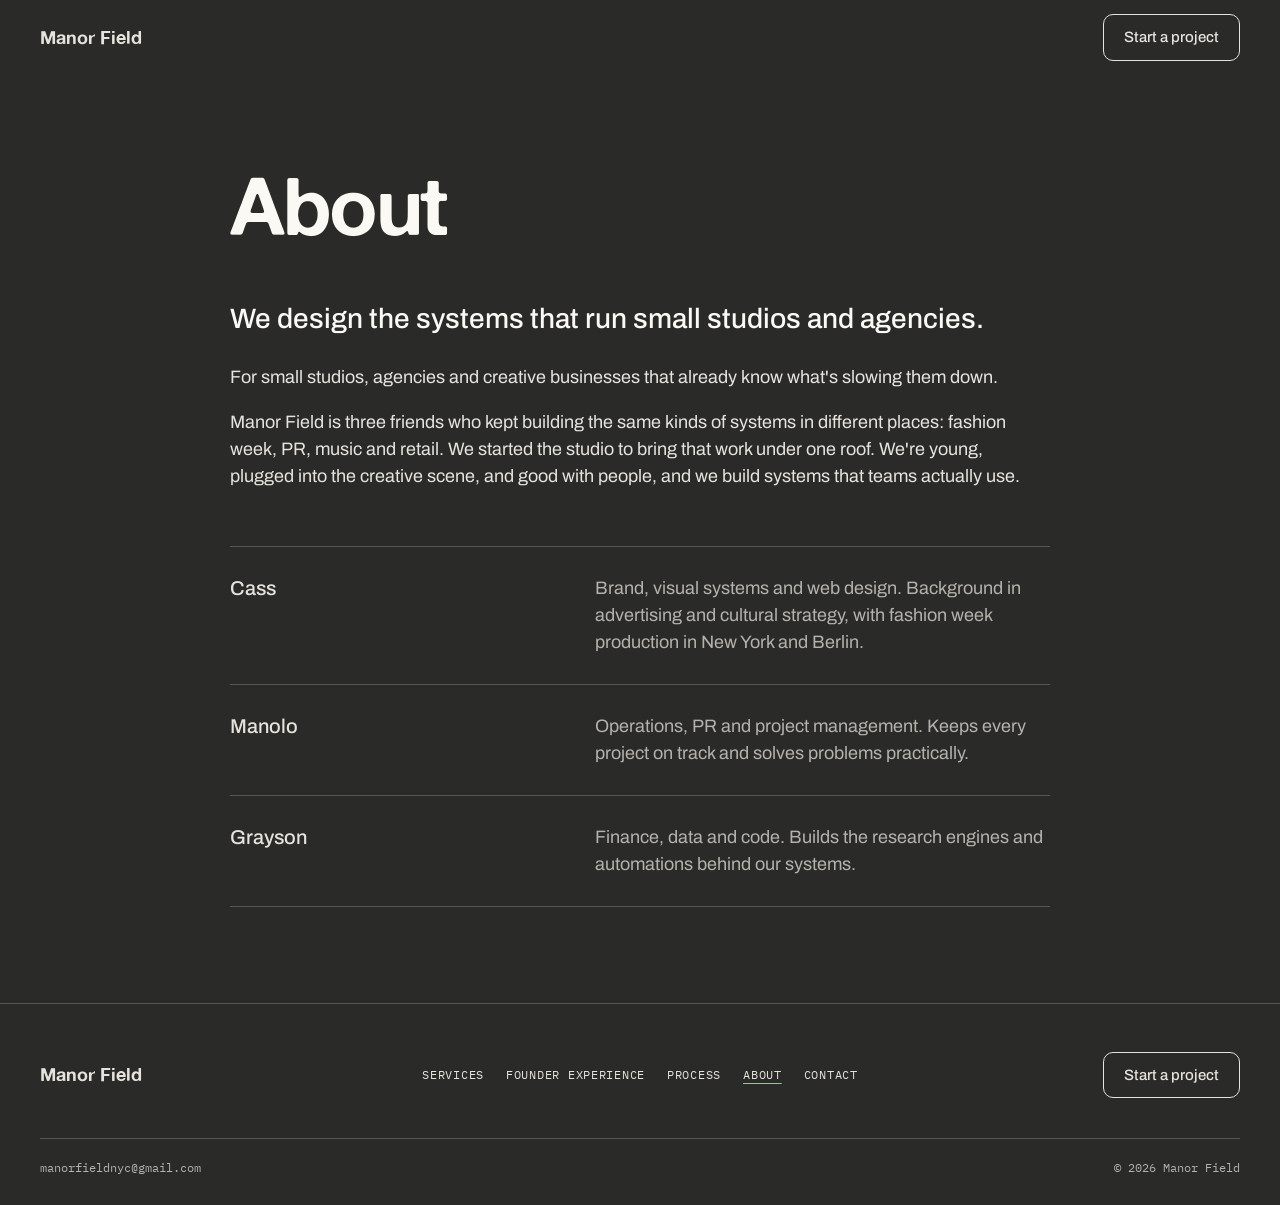
<file: about.html>
<!doctype html>
<html lang="en">
<head>
  <meta charset="utf-8">
  <meta name="viewport" content="width=device-width, initial-scale=1">
  <title>About | Manor Field</title>
  <link rel="stylesheet" href="styles.css">
  <script>document.documentElement.classList.add("js")</script>
  <script src="script.js" defer></script>
</head>
<body>
  <header class="site-bar">
    <a class="site-name" href="index.html"><span class="name-manor">Manor</span> <span class="name-field">Field</span></a>
    <div class="menu">
      <button type="button" class="menu-toggle" aria-label="Menu" aria-expanded="false" aria-controls="site-menu"><span></span><span></span><span></span></button>
      <nav class="site-menu" id="site-menu" aria-label="Site" hidden>
        <a href="services.html">Services</a>
        <a href="founder-experience.html">Founder Experience</a>
        <a href="process.html">Process</a>
        <a href="about.html" aria-current="page">About</a>
        <a href="contact.html">Contact</a>
      </nav>
    </div>
    <a class="box cta" href="contact.html">Start a project</a>
  </header>

  <main class="page">
    <h1>About</h1>
    <section class="intro">
      <p class="lead">We design the systems that run small studios and agencies.</p>
      <p>For small studios, agencies and creative businesses that already know what's slowing them down.</p>
      <p>Manor Field is three friends who kept building the same kinds of systems in different places: fashion week, PR, music and retail. We started the studio to bring that work under one roof. We're young, plugged into the creative scene, and good with people, and we build systems that teams actually use.</p>
    </section>
    <ul class="entries">
      <li class="entry">
        <h2>Cass</h2>
        <p>Brand, visual systems and web design. Background in advertising and cultural strategy, with fashion week production in New York and Berlin.</p>
      </li>
      <li class="entry">
        <h2>Manolo</h2>
        <p>Operations, PR and project management. Keeps every project on track and solves problems practically.</p>
      </li>
      <li class="entry">
        <h2>Grayson</h2>
        <p>Finance, data and code. Builds the research engines and automations behind our systems.</p>
      </li>
    </ul>
  </main>
  <footer class="site-footer">
    <div class="footer-top">
      <a class="site-name" href="index.html"><span class="name-manor">Manor</span> <span class="name-field">Field</span></a>
      <nav class="footer-nav" aria-label="Footer">
        <a href="services.html">Services</a>
        <a href="founder-experience.html">Founder Experience</a>
        <a href="process.html">Process</a>
        <a href="about.html" aria-current="page">About</a>
        <a href="contact.html">Contact</a>
      </nav>
      <a class="box cta" href="contact.html">Start a project</a>
    </div>
    <div class="footer-bottom">
      <a href="mailto:manorfieldnyc@gmail.com">manorfieldnyc@gmail.com</a>
      <span class="footer-copyright">© 2026 Manor Field</span>
    </div>
  </footer>
</body>
</html>
</file>
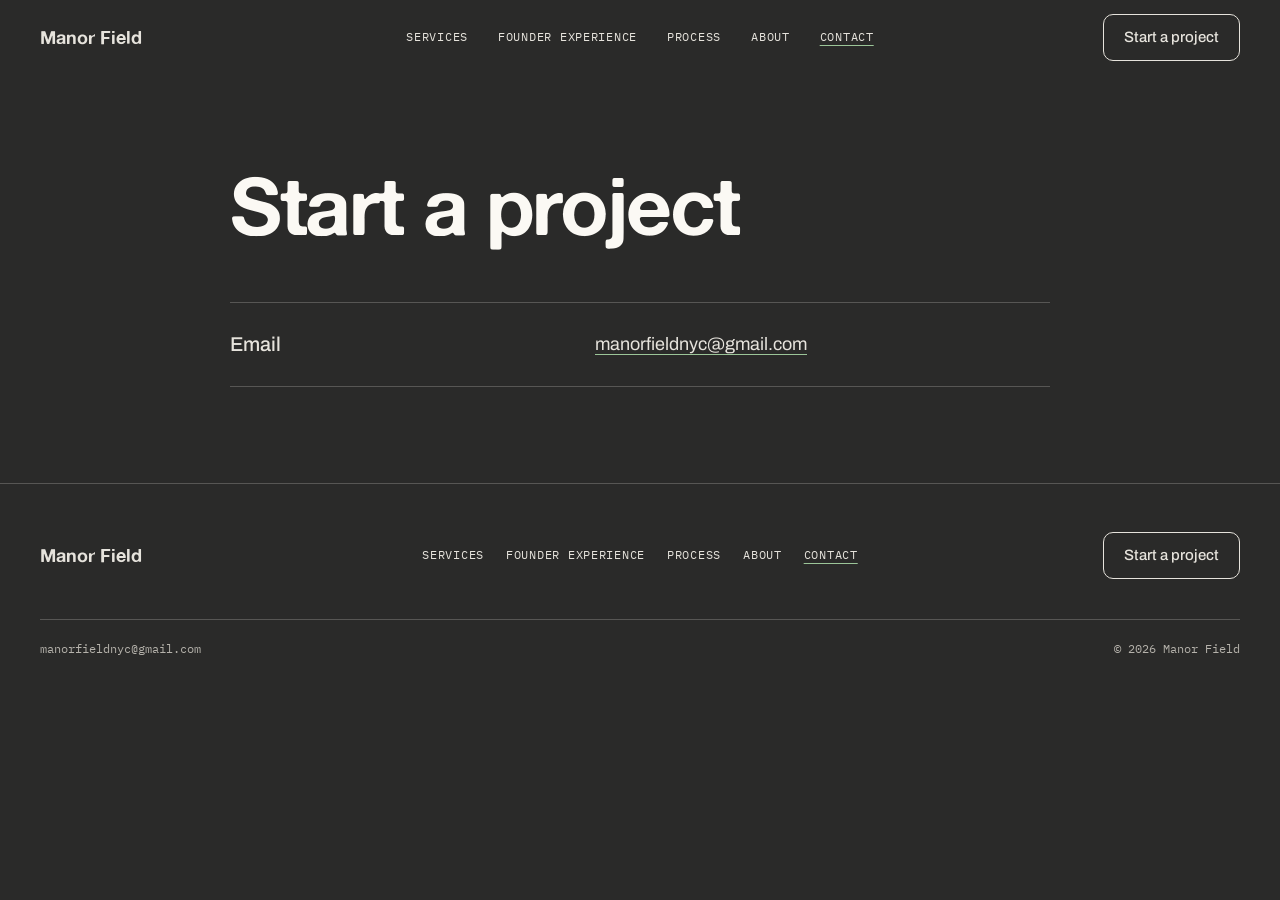
<file: contact.html>
<!doctype html>
<html lang="en">
<head>
  <meta charset="utf-8">
  <meta name="viewport" content="width=device-width, initial-scale=1">
  <title>Contact | Manor Field</title>
  <link rel="stylesheet" href="styles.css">
  <script>document.documentElement.classList.add("js")</script>
  <script src="script.js" defer></script>
</head>
<body>
  <header class="site-bar">
    <a class="site-name" href="index.html"><span class="name-manor">Manor</span> <span class="name-field">Field</span></a>
    <div class="menu">
      <button type="button" class="menu-toggle" aria-label="Menu" aria-expanded="false" aria-controls="site-menu"><span></span><span></span><span></span></button>
      <nav class="site-menu" id="site-menu" aria-label="Site" hidden>
        <a href="services.html">Services</a>
        <a href="founder-experience.html">Founder Experience</a>
        <a href="process.html">Process</a>
        <a href="about.html">About</a>
        <a href="contact.html" aria-current="page">Contact</a>
      </nav>
    </div>
    <a class="box cta" href="contact.html">Start a project</a>
  </header>

  <main class="page">
    <h1>Start a project</h1>
    <ul class="entries">
      <li class="entry">
        <h2>Email</h2>
        <p><a href="mailto:manorfieldnyc@gmail.com">manorfieldnyc@gmail.com</a></p>
      </li>
      <!-- Add the Cal.com intro call link here once it's set up. -->
    </ul>
  </main>
  <footer class="site-footer">
    <div class="footer-top">
      <a class="site-name" href="index.html"><span class="name-manor">Manor</span> <span class="name-field">Field</span></a>
      <nav class="footer-nav" aria-label="Footer">
        <a href="services.html">Services</a>
        <a href="founder-experience.html">Founder Experience</a>
        <a href="process.html">Process</a>
        <a href="about.html">About</a>
        <a href="contact.html" aria-current="page">Contact</a>
      </nav>
      <a class="box cta" href="contact.html">Start a project</a>
    </div>
    <div class="footer-bottom">
      <a href="mailto:manorfieldnyc@gmail.com">manorfieldnyc@gmail.com</a>
      <span class="footer-copyright">© 2026 Manor Field</span>
    </div>
  </footer>
</body>
</html>
</file>
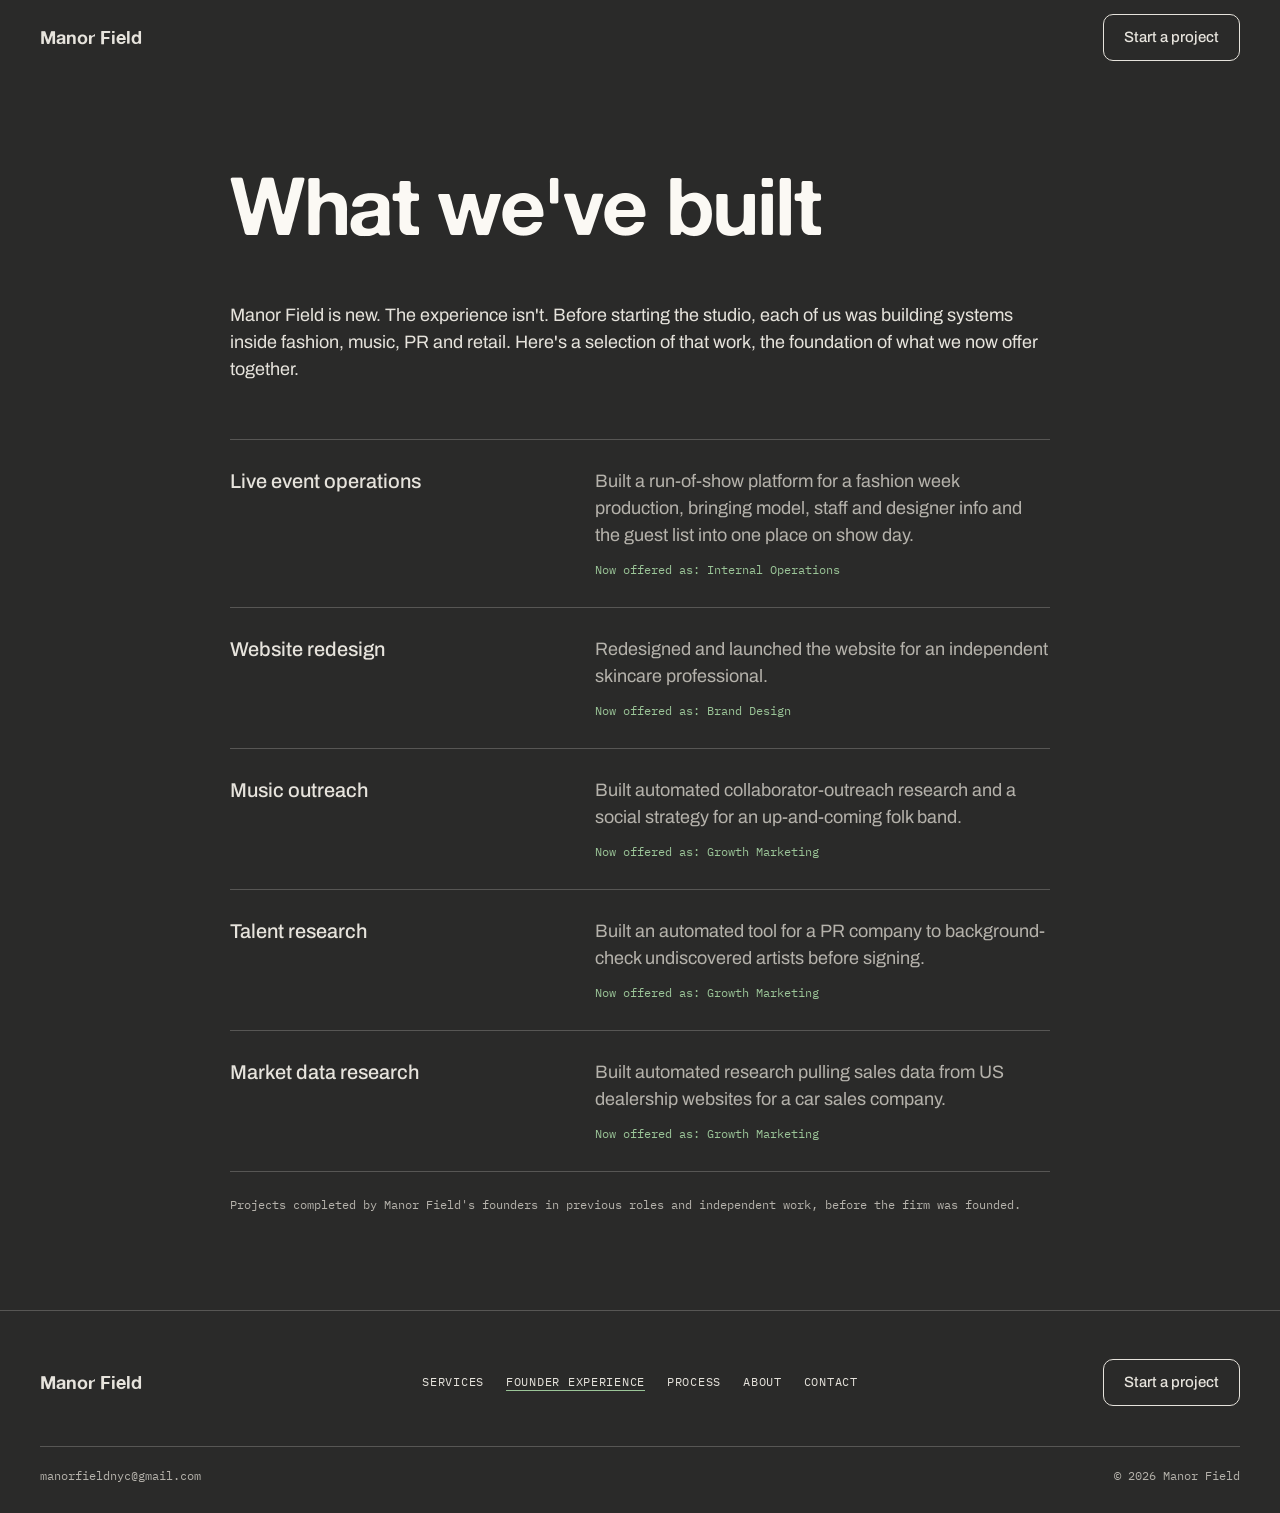
<file: founder-experience.html>
<!doctype html>
<html lang="en">
<head>
  <meta charset="utf-8">
  <meta name="viewport" content="width=device-width, initial-scale=1">
  <title>Founder Experience | Manor Field</title>
  <link rel="stylesheet" href="styles.css">
  <script>document.documentElement.classList.add("js")</script>
  <script src="script.js" defer></script>
</head>
<body>
  <header class="site-bar">
    <a class="site-name" href="index.html"><span class="name-manor">Manor</span> <span class="name-field">Field</span></a>
    <div class="menu">
      <button type="button" class="menu-toggle" aria-label="Menu" aria-expanded="false" aria-controls="site-menu"><span></span><span></span><span></span></button>
      <nav class="site-menu" id="site-menu" aria-label="Site" hidden>
        <a href="services.html">Services</a>
        <a href="founder-experience.html" aria-current="page">Founder Experience</a>
        <a href="process.html">Process</a>
        <a href="about.html">About</a>
        <a href="contact.html">Contact</a>
      </nav>
    </div>
    <a class="box cta" href="contact.html">Start a project</a>
  </header>

  <main class="page">
    <h1>What we've built</h1>
    <section class="intro">
      <p>Manor Field is new. The experience isn't. Before starting the studio, each of us was building systems inside fashion, music, PR and retail. Here's a selection of that work, the foundation of what we now offer together.</p>
    </section>
    <ul class="entries">
      <li class="entry">
        <h2>Live event operations</h2>
        <div>
          <p>Built a run-of-show platform for a fashion week production, bringing model, staff and designer info and the guest list into one place on show day.</p>
          <p class="offered-as">Now offered as: Internal Operations</p>
        </div>
      </li>
      <li class="entry">
        <h2>Website redesign</h2>
        <div>
          <p>Redesigned and launched the website for an independent skincare professional.</p>
          <p class="offered-as">Now offered as: Brand Design</p>
        </div>
      </li>
      <li class="entry">
        <h2>Music outreach</h2>
        <div>
          <p>Built automated collaborator-outreach research and a social strategy for an up-and-coming folk band.</p>
          <p class="offered-as">Now offered as: Growth Marketing</p>
        </div>
      </li>
      <li class="entry">
        <h2>Talent research</h2>
        <div>
          <p>Built an automated tool for a PR company to background-check undiscovered artists before signing.</p>
          <p class="offered-as">Now offered as: Growth Marketing</p>
        </div>
      </li>
      <li class="entry">
        <h2>Market data research</h2>
        <div>
          <p>Built automated research pulling sales data from US dealership websites for a car sales company.</p>
          <p class="offered-as">Now offered as: Growth Marketing</p>
        </div>
      </li>
    </ul>
    <p class="small-print">Projects completed by Manor Field's founders in previous roles and independent work, before the firm was founded.</p>
  </main>
  <footer class="site-footer">
    <div class="footer-top">
      <a class="site-name" href="index.html"><span class="name-manor">Manor</span> <span class="name-field">Field</span></a>
      <nav class="footer-nav" aria-label="Footer">
        <a href="services.html">Services</a>
        <a href="founder-experience.html" aria-current="page">Founder Experience</a>
        <a href="process.html">Process</a>
        <a href="about.html">About</a>
        <a href="contact.html">Contact</a>
      </nav>
      <a class="box cta" href="contact.html">Start a project</a>
    </div>
    <div class="footer-bottom">
      <a href="mailto:manorfieldnyc@gmail.com">manorfieldnyc@gmail.com</a>
      <span class="footer-copyright">© 2026 Manor Field</span>
    </div>
  </footer>
</body>
</html>
</file>
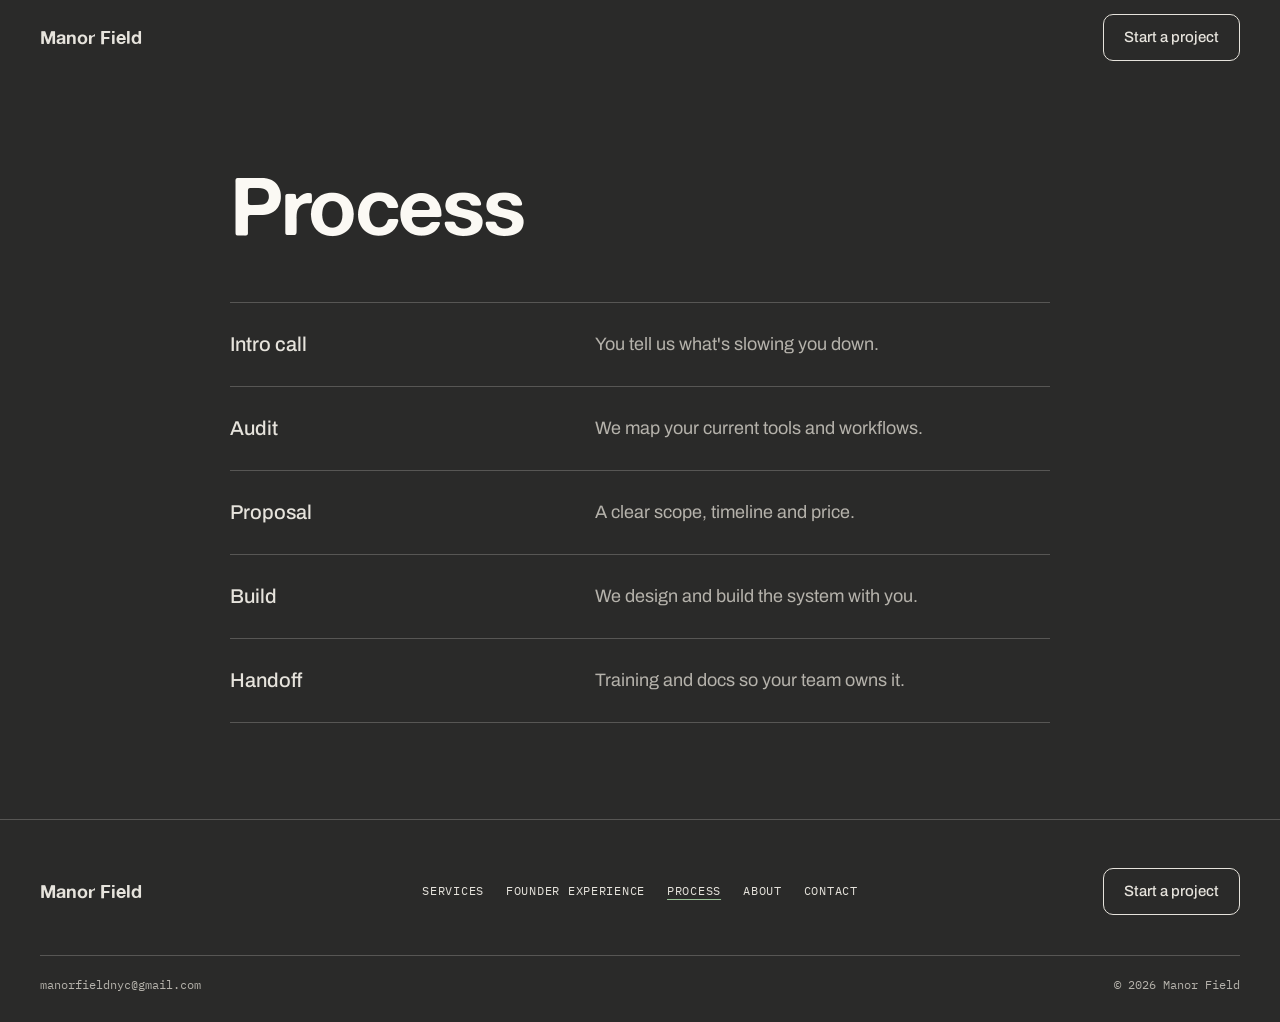
<file: process.html>
<!doctype html>
<html lang="en">
<head>
  <meta charset="utf-8">
  <meta name="viewport" content="width=device-width, initial-scale=1">
  <title>Process | Manor Field</title>
  <link rel="stylesheet" href="styles.css">
  <script>document.documentElement.classList.add("js")</script>
  <script src="script.js" defer></script>
</head>
<body>
  <header class="site-bar">
    <a class="site-name" href="index.html"><span class="name-manor">Manor</span> <span class="name-field">Field</span></a>
    <div class="menu">
      <button type="button" class="menu-toggle" aria-label="Menu" aria-expanded="false" aria-controls="site-menu"><span></span><span></span><span></span></button>
      <nav class="site-menu" id="site-menu" aria-label="Site" hidden>
        <a href="services.html">Services</a>
        <a href="founder-experience.html">Founder Experience</a>
        <a href="process.html" aria-current="page">Process</a>
        <a href="about.html">About</a>
        <a href="contact.html">Contact</a>
      </nav>
    </div>
    <a class="box cta" href="contact.html">Start a project</a>
  </header>

  <main class="page">
    <h1>Process</h1>
    <ol class="entries steps">
      <li class="entry">
        <h2>Intro call</h2>
        <p>You tell us what's slowing you down.</p>
      </li>
      <li class="entry">
        <h2>Audit</h2>
        <p>We map your current tools and workflows.</p>
      </li>
      <li class="entry">
        <h2>Proposal</h2>
        <p>A clear scope, timeline and price.</p>
      </li>
      <li class="entry">
        <h2>Build</h2>
        <p>We design and build the system with you.</p>
      </li>
      <li class="entry">
        <h2>Handoff</h2>
        <p>Training and docs so your team owns it.</p>
      </li>
    </ol>
  </main>
  <footer class="site-footer">
    <div class="footer-top">
      <a class="site-name" href="index.html"><span class="name-manor">Manor</span> <span class="name-field">Field</span></a>
      <nav class="footer-nav" aria-label="Footer">
        <a href="services.html">Services</a>
        <a href="founder-experience.html">Founder Experience</a>
        <a href="process.html" aria-current="page">Process</a>
        <a href="about.html">About</a>
        <a href="contact.html">Contact</a>
      </nav>
      <a class="box cta" href="contact.html">Start a project</a>
    </div>
    <div class="footer-bottom">
      <a href="mailto:manorfieldnyc@gmail.com">manorfieldnyc@gmail.com</a>
      <span class="footer-copyright">© 2026 Manor Field</span>
    </div>
  </footer>
</body>
</html>
</file>
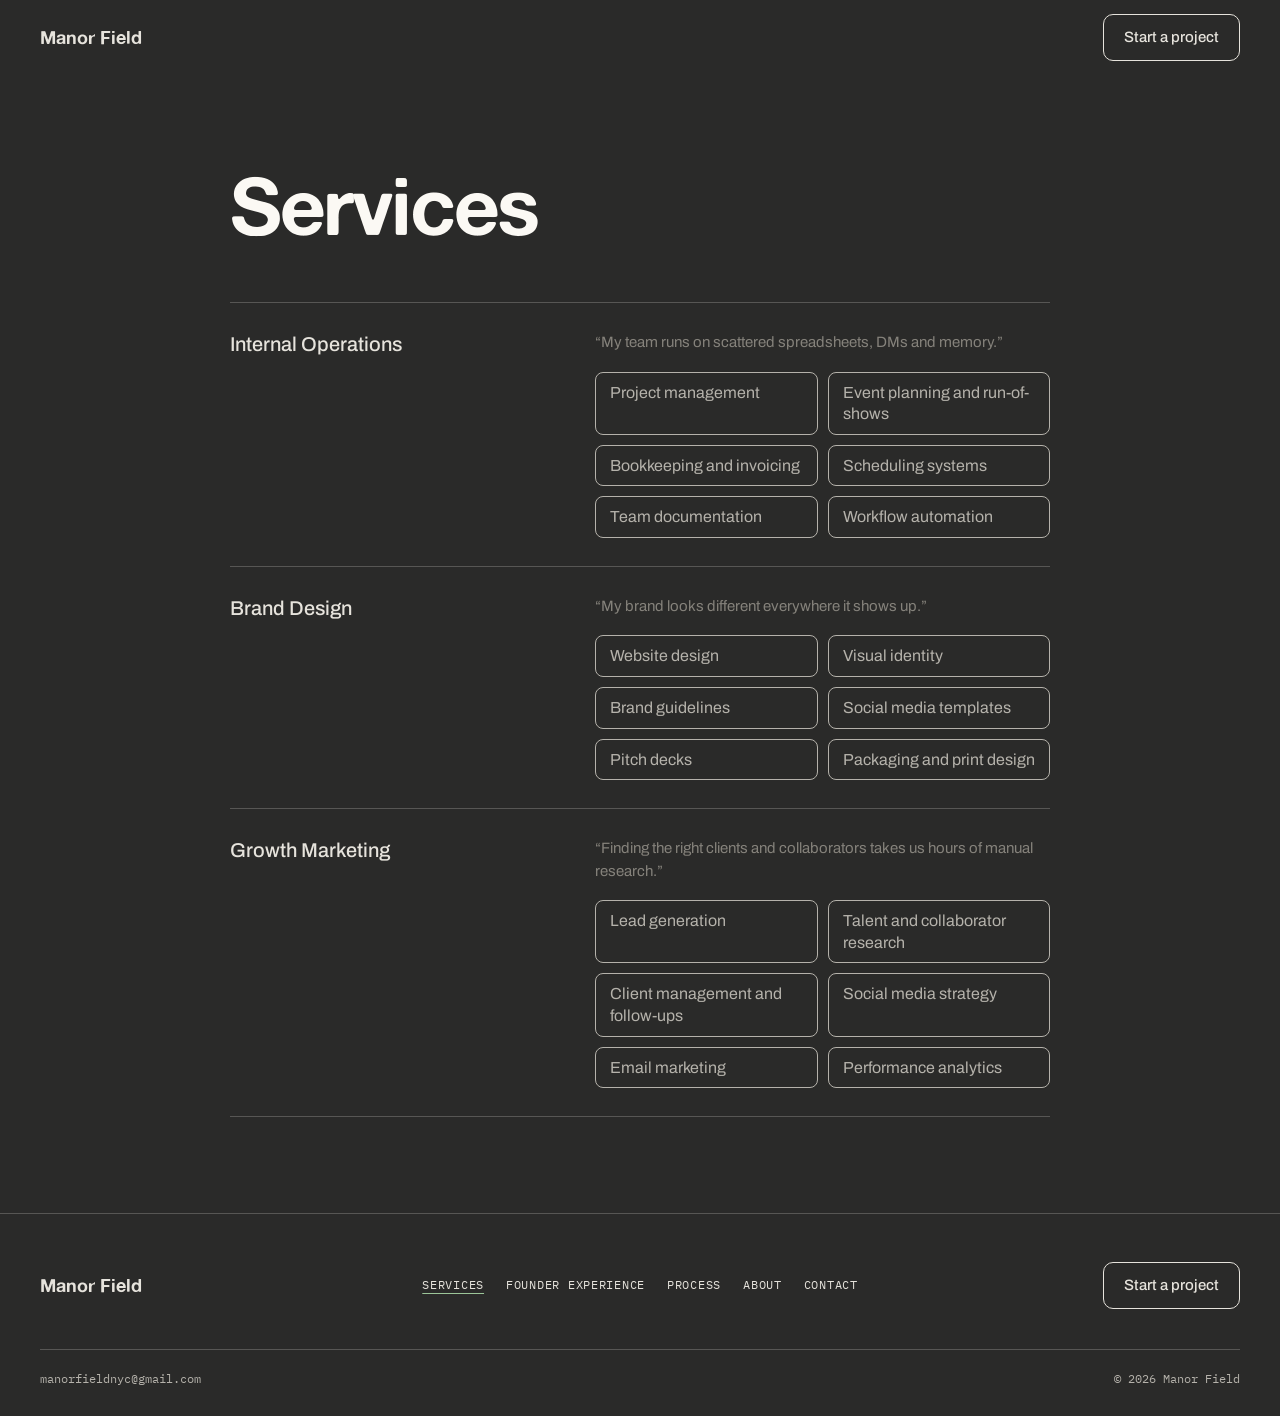
<file: services.html>
<!doctype html>
<html lang="en">
<head>
  <meta charset="utf-8">
  <meta name="viewport" content="width=device-width, initial-scale=1">
  <title>Services | Manor Field</title>
  <link rel="stylesheet" href="styles.css">
  <script>document.documentElement.classList.add("js")</script>
  <script src="script.js" defer></script>
</head>
<body>
  <header class="site-bar">
    <a class="site-name" href="index.html"><span class="name-manor">Manor</span> <span class="name-field">Field</span></a>
    <div class="menu">
      <button type="button" class="menu-toggle" aria-label="Menu" aria-expanded="false" aria-controls="site-menu"><span></span><span></span><span></span></button>
      <nav class="site-menu" id="site-menu" aria-label="Site" hidden>
        <a href="services.html" aria-current="page">Services</a>
        <a href="founder-experience.html">Founder Experience</a>
        <a href="process.html">Process</a>
        <a href="about.html">About</a>
        <a href="contact.html">Contact</a>
      </nav>
    </div>
    <a class="box cta" href="contact.html">Start a project</a>
  </header>

  <main class="page">
    <h1>Services</h1>
    <ul class="entries">
      <li class="entry">
        <h2>Internal Operations</h2>
        <div>
          <p class="problem">“My team runs on scattered spreadsheets, DMs and memory.”</p>
          <ul class="offering-list">
            <li>Project management</li>
            <li>Event planning and run-of-shows</li>
            <li>Bookkeeping and invoicing</li>
            <li>Scheduling systems</li>
            <li>Team documentation</li>
            <li>Workflow automation</li>
          </ul>
        </div>
      </li>
      <li class="entry">
        <h2>Brand Design</h2>
        <div>
          <p class="problem">“My brand looks different everywhere it shows up.”</p>
          <ul class="offering-list">
            <li>Website design</li>
            <li>Visual identity</li>
            <li>Brand guidelines</li>
            <li>Social media templates</li>
            <li>Pitch decks</li>
            <li>Packaging and print design</li>
          </ul>
        </div>
      </li>
      <li class="entry">
        <h2>Growth Marketing</h2>
        <div>
          <p class="problem">“Finding the right clients and collaborators takes us hours of manual research.”</p>
          <ul class="offering-list">
            <li>Lead generation</li>
            <li>Talent and collaborator research</li>
            <li>Client management and follow-ups</li>
            <li>Social media strategy</li>
            <li>Email marketing</li>
            <li>Performance analytics</li>
          </ul>
        </div>
      </li>
    </ul>
  </main>
  <footer class="site-footer">
    <div class="footer-top">
      <a class="site-name" href="index.html"><span class="name-manor">Manor</span> <span class="name-field">Field</span></a>
      <nav class="footer-nav" aria-label="Footer">
        <a href="services.html" aria-current="page">Services</a>
        <a href="founder-experience.html">Founder Experience</a>
        <a href="process.html">Process</a>
        <a href="about.html">About</a>
        <a href="contact.html">Contact</a>
      </nav>
      <a class="box cta" href="contact.html">Start a project</a>
    </div>
    <div class="footer-bottom">
      <a href="mailto:manorfieldnyc@gmail.com">manorfieldnyc@gmail.com</a>
      <span class="footer-copyright">© 2026 Manor Field</span>
    </div>
  </footer>
</body>
</html>
</file>
<file: styles.css>
/* Manor Field stylesheet. Change the fonts, colors and spacing here. */

@import url("https://fonts.googleapis.com/css2?family=Archivo:wght@400;500&family=IBM+Plex+Mono:wght@400;500&display=swap");

@font-face {
  font-family: "Alte Haas Grotesk";
  src: url("fonts/AlteHaasGroteskBold.ttf") format("truetype");
  font-weight: 700;
  font-style: normal;
  font-display: swap;
}

:root {
  --font: "Archivo", "Helvetica Neue", Arial, sans-serif;
  --font-bold: "Alte Haas Grotesk", "Helvetica Neue", Arial, sans-serif;
  --mono: "IBM Plex Mono", ui-monospace, monospace;
  --background: #2a2a29;
  --background-veil: 42, 42, 41; /* same color, used for the fade behind the headline */
  --headline: #fbf9f4;
  --text: #e6e3dc;
  --muted: #b5b2ab;
  --chalk-muted: #55534d; /* softer text on chalk backgrounds */
  --accent-blue: #8ab3d3; /* highlights for information moving: packets, the selected offering */
  --bar-background: #2a2a29; /* the top bar, the same charcoal as the page */
  --bar-text: #e6e3dc;
  --accent-green: #9bc598; /* highlights for things you can click: link underlines, button hover */
  --line: rgba(230, 227, 220, 0.24);
  --gutter: clamp(16px, 4vw, 40px);
  --offering-margin: clamp(16px, 5vw, 80px); /* left and right edges of the three offerings */
  --link-length: 72px; /* the space for the lines between the offerings and their panels */
  --strip-width: clamp(22px, 4vw, 52px); /* the skinny panels */
  --panel-gap: clamp(8px, 1vw, 14px);
  --panel-padding: clamp(18px, 4vw, 48px);
  --flow-opacity: 0.62; /* how visible the home page drawing is */
  --screen-center: 50vh;
  --row-offset: max(150px, 20vh); /* how far the three offerings sit below the screen's center */
}

/* Phones: use the height that doesn't jump as the browser bar hides. */
@supports (height: 1svh) {
  :root {
    --screen-center: 50svh;
    --row-offset: max(150px, 20svh);
  }
}

* {
  box-sizing: border-box;
}

body {
  margin: 0;
  background: var(--background);
  color: var(--text);
  font-family: var(--font);
  font-size: 18px;
  line-height: 1.5;
  -webkit-font-smoothing: antialiased;
}

a {
  color: inherit;
}

:focus-visible {
  outline: 2px solid var(--headline);
  outline-offset: 3px;
}

/* Top bar: the name and button always show; the links wait for scrolling. */

.site-bar {
  position: sticky;
  top: 0;
  z-index: 10;
  display: flex;
  justify-content: space-between;
  align-items: center;
  gap: 16px;
  padding: 14px var(--gutter);
  background: var(--bar-background);
  color: var(--bar-text);
}

/* Home page: see-through over the drawing until the page is scrolled. */
.site-bar-overlay {
  position: fixed;
  right: 0;
  left: 0;
  background: transparent;
  transition: background 0.25s ease;
}

.site-bar-overlay.is-scrolled {
  background: var(--bar-background);
}

.site-bar > a:focus-visible,
.site-bar .site-menu a:focus-visible {
  outline-color: var(--bar-text);
}

.site-name {
  color: var(--bar-text);
  font-family: var(--font-bold);
  font-size: 18px;
  font-weight: 700;
  text-decoration: none;
  white-space: nowrap;
}

/* Phones and tablets: a hamburger under "Start a project". */
.menu {
  position: absolute;
  z-index: 1;
  top: calc(100% - 6px);
  right: var(--gutter);
  transition: opacity 0.25s ease, transform 0.25s ease, visibility 0.25s;
}

.js .site-bar:not(.is-revealed) .menu {
  visibility: hidden;
  opacity: 0;
  transform: translateY(-8px);
}

.menu-toggle {
  display: flex;
  flex-direction: column;
  justify-content: center;
  gap: 5px;
  width: 44px;
  height: 44px;
  margin-left: auto;
  padding: 0 10px;
  border: 0;
  border-radius: 10px;
  background: var(--background);
  cursor: pointer;
}

.menu-toggle span {
  display: block;
  height: 1.5px;
  background: var(--text);
  transition: transform 0.2s ease, opacity 0.2s ease;
}

.menu-toggle[aria-expanded="true"] span:nth-child(1) {
  transform: translateY(6.5px) rotate(45deg);
}

.menu-toggle[aria-expanded="true"] span:nth-child(2) {
  opacity: 0;
}

.menu-toggle[aria-expanded="true"] span:nth-child(3) {
  transform: translateY(-6.5px) rotate(-45deg);
}

.site-menu {
  position: absolute;
  top: calc(100% + 8px);
  right: 0;
  display: flex;
  flex-direction: column;
  min-width: 240px;
  padding: 10px;
  border: 1px solid var(--text);
  border-radius: 10px;
  background: var(--background);
}

.site-menu[hidden] {
  display: none;
}

.site-menu a {
  padding: 10px 12px;
  color: var(--text);
  font-family: var(--mono);
  font-size: 12px;
  letter-spacing: 0.06em;
  text-decoration: none;
  text-transform: uppercase;
  text-underline-offset: 4px;
}

.site-menu a:hover,
.site-menu a[aria-current="page"] {
  text-decoration: underline;
  text-decoration-color: var(--accent-green);
}

/* Web: the links sit in a row between the name and the button. */
@media (min-width: 860px) {
  .site-bar {
    display: grid;
    grid-template-columns: 1fr auto 1fr;
  }

  .site-name {
    justify-self: start;
  }

  .cta {
    justify-self: end;
  }

  .menu {
    position: static;
  }

  .menu-toggle {
    display: none;
  }

  .site-menu,
  .site-menu[hidden] {
    position: static;
    display: flex;
    flex-direction: row;
    gap: 6px;
    min-width: 0;
    padding: 0;
    border: 0;
    background: none;
  }

  .site-menu a {
    color: var(--bar-text);
  }
}

/* The rectangle shared by the three offerings and "Start a project". */
.box {
  border: 1px solid var(--text);
  border-radius: 10px;
  background: var(--background);
  color: var(--text);
  font-family: var(--font);
  font-weight: 500;
  cursor: pointer;
  transition: box-shadow 0.2s ease;
}

.box:hover,
.box[aria-expanded="true"] {
  box-shadow: inset 0 0 0 1px var(--text);
}

/* "Start a project" takes the bar's text color. */
.site-bar .cta {
  border-color: var(--bar-text);
  background: transparent;
  color: var(--bar-text);
}

.site-bar .cta:hover {
  border-color: var(--accent-green);
  box-shadow: inset 0 0 0 1px var(--accent-green);
}

.cta {
  padding: 11px 20px;
  font-size: 15px;
  text-decoration: none;
  white-space: nowrap;
}

/* Home */

#hero {
  position: relative;
  overflow: hidden;
}

#hero canvas {
  position: absolute;
  top: 0;
  left: 0;
  z-index: 0;
  opacity: var(--flow-opacity);
  pointer-events: none;
}

.home {
  position: relative;
  z-index: 1;
  text-align: center;
}

.mission {
  position: relative;
  height: calc(var(--screen-center) + var(--row-offset));
}

/* The headline's middle sits exactly at the center of the screen. */
.mission-text {
  position: absolute;
  top: var(--screen-center);
  left: 50%;
  width: calc(100% - 2 * var(--offering-margin));
  transform: translate(-50%, -50%);
}

/* The soft fade between the drawing and the headline. */
.mission-text::before {
  content: "";
  position: absolute;
  inset: -55% -7% -150%;
  z-index: -1;
  background: radial-gradient(
    closest-side,
    rgba(var(--background-veil), 0.92) 48%,
    rgba(var(--background-veil), 0.68) 74%,
    rgba(var(--background-veil), 0) 100%
  );
}

.mission h1 {
  font-family: var(--font-bold);
  margin: 0;
  color: var(--text); /* same chalk white as the top bar */
  /* Sized so the single line stops inside the offerings' left and right edges. */
  font-size: clamp(30px, calc((100vw - 2 * var(--offering-margin)) / 23), 84px);
  font-weight: 700;
  line-height: 1.02;
  letter-spacing: -0.03em;
}

.subheadline {
  max-width: 36em;
  margin: 14px auto 0;
  color: var(--muted);
  font-size: 16px;
  line-height: 1.45;
}

/* Web: the subheadline stays on a single line under the headline. */
@media (min-width: 900px) {
  .subheadline-wide {
    max-width: none;
    white-space: nowrap;
  }
}

.subheadline-wide {
  position: absolute;
  top: 100%;
  right: 0;
  left: 0;
}

/* Keeps the three offerings side by side. */
.offering-row {
  position: relative;
  display: grid;
  grid-template-columns: repeat(3, 1fr);
  gap: clamp(8px, 4vw, 72px);
  padding: 0 var(--offering-margin) var(--link-length);
}

.offering {
  position: relative;
  padding: 24px 12px;
  font-size: clamp(13px, 1.5vw, 19px);
  transition: box-shadow 0.25s ease, background 0.25s ease, color 0.25s ease;
}

/* The selected offering: filled chalk white with charcoal text, your bold font and a soft glow. */
.offering[aria-expanded="true"] {
  background: var(--text);
  color: var(--background);
  font-family: var(--font-bold);
  font-weight: 700;
  box-shadow: inset 0 0 0 1px var(--text), 0 0 22px rgba(138, 179, 211, 0.45);
}

/* The lines from the offerings down to their panels; script.js draws them. */
.offering-links {
  position: absolute;
  bottom: 0;
  left: 0;
  width: 100%;
  height: var(--link-length);
  overflow: visible;
  pointer-events: none;
}

.offering-links path {
  fill: none;
  stroke: var(--text);
  stroke-width: 1;
  opacity: 0.55;
  transition: opacity 0.25s ease;
}

.offering-links path.is-active {
  stroke: var(--accent-blue);
  opacity: 1;
}

/* Three panels side by side: the selected one is wide, the others are strips. */
.offering-details {
  display: flex;
  gap: var(--panel-gap);
  margin: 0 var(--offering-margin);
  container-type: inline-size;
}

.offering-detail {
  flex: 1 1 0;
  text-align: left;
  min-width: 0;
  overflow: hidden;
  padding: 26px var(--panel-padding);
  border: 1px solid var(--text);
  border-radius: 10px;
  background: var(--background);
  transition: flex-grow 0.4s ease, flex-basis 0.4s ease, padding 0.4s ease, background 0.25s ease;
}

/* The open panel is filled like the selected offering. */
.offering-detail:not([hidden]) {
  background: var(--text);
}

.offering-detail:not([hidden]) .problem {
  color: #8a877f; /* a quiet grey on chalk */
}

.offering-detail:not([hidden]) p:not(.problem),
.offering-detail:not([hidden]) li {
  color: var(--chalk-muted);
}

/* The six things under each offering, in three columns on wide screens. */
.offering-list {
  display: grid;
  grid-template-columns: repeat(3, minmax(0, 1fr));
  gap: 10px;
  margin: 18px 0 0;
  padding: 0;
  list-style: none;
  font-size: 16px;
}

/* Each item sits in its own small outlined box, like the offerings above. */
.offering-list li {
  padding: 9px 14px;
  border: 1px solid currentColor;
  border-radius: 8px;
  line-height: 1.35;
}

@media (max-width: 900px) {
  .offering-list {
    grid-template-columns: repeat(2, minmax(0, 1fr));
  }
}

@media (max-width: 640px) {
  .offering-list {
    grid-template-columns: 1fr;
  }
}

.offering-detail[hidden] {
  display: block;
  flex: 0 0 var(--strip-width);
  padding-right: 0;
  padding-left: 0;
  cursor: pointer;
}

.offering-detail[hidden] > * {
  visibility: hidden;
}

/* A fixed text width keeps the panels the same height for all three. */
.offering-detail > * {
  width: calc(100cqw - 2 * var(--strip-width) - 2 * var(--panel-gap) - 2 * var(--panel-padding) - 2px);
}

@media (prefers-reduced-motion: reduce) {
  .offering-detail {
    transition: none;
  }
}

.offering-detail p {
  margin: 0;
  color: var(--muted);
  font-size: 16px;
}

.offering-detail .problem {
  margin-bottom: 4px;
  color: var(--text);
  font-size: 15px;
  font-weight: 400;
  line-height: 1.4;
}

/* Everything after the panels sits on chalk, left-aligned with the panels. */
.home-closing {
  position: relative;
  margin-top: 0;
  padding: 32px var(--offering-margin) 72px;
  color: var(--background);
  text-align: left;
}

.home-closing p {
  max-width: 40em;
  margin: 0;
  font-size: 16px;
}

/* The beliefs sit in a box whose sides, halfway down, curve outward and run
   to the edges of the screen. script.js draws that outline. */
.beliefs-card {
  position: relative;
  z-index: 1;
  padding: 28px clamp(18px, 3vw, 36px) 32px;
}

.beliefs-outline {
  position: absolute;
  top: 0;
  left: 0;
  width: 100%;
  height: 100%;
  overflow: visible;
  pointer-events: none;
}

.beliefs-outline .beliefs-fill {
  fill: var(--text);
}

.beliefs-outline .beliefs-line {
  fill: none;
  stroke: var(--chalk-muted);
  stroke-width: 1;
}

/* The selected offering's line, carried on down to the beliefs box. */
.beliefs-outline .beliefs-link {
  fill: none;
  stroke: var(--accent-blue);
  stroke-width: 1;
}

/* Text sits above the chalk shape. */
.home-closing > :not(svg) {
  position: relative;
  z-index: 1;
}

.beliefs-intro {
  font-size: 20px;
  font-weight: 500;
}

.home-closing .beliefs {
  max-width: none; /* the beliefs run the full width of their box */
  margin: 14px 0 0;
  padding-left: 1.4em;
  font-size: 16px;
}

.home-closing .beliefs li + li {
  margin-top: 8px;
}

.home-closing .beliefs li::marker {
  font-family: var(--mono);
  font-size: 13px;
}

.home-closing .experience-teaser {
  margin-top: 36px;
}

.experience-teaser {
  color: var(--chalk-muted);
}

.experience-teaser a {
  color: var(--background);
  text-decoration-color: var(--accent-green);
  text-underline-offset: 4px;
}

/* Inner pages */

.page {
  max-width: 900px;
  margin: 0 auto;
  padding: clamp(48px, 10vh, 112px) var(--gutter) 96px;
}

.page h1 {
  font-family: var(--font-bold);
  margin: 0 0 56px;
  color: var(--headline);
  font-size: clamp(40px, 7vw, 80px);
  font-weight: 700;
  line-height: 1.02;
  letter-spacing: -0.03em;
}

.intro {
  margin-bottom: 56px;
}

.intro .lead {
  color: var(--headline);
  font-size: 28px;
  font-weight: 500;
  line-height: 1.2;
}

.entries {
  margin: 0;
  padding: 0;
  list-style: none;
  border-bottom: 1px solid var(--line);
}

.entry {
  display: grid;
  grid-template-columns: 1fr 1.4fr;
  gap: 8px 40px;
  padding: 28px 0;
  border-top: 1px solid var(--line);
}

.entry h2 {
  margin: 0;
  font-size: 20px;
  font-weight: 500;
  line-height: 1.3;
}

.entry p {
  margin: 0;
  color: var(--muted);
}

.entry a {
  color: var(--text);
  text-decoration-color: var(--accent-green);
  text-underline-offset: 4px;
}

/* Services page: the quote sits quietly above its list. */
.entry .problem {
  color: #85827b;
  font-size: 15px;
}

.entry .offering-list {
  color: var(--muted);
}

@media (min-width: 641px) {
  .entry .offering-list {
    grid-template-columns: repeat(2, minmax(0, 1fr));
  }
}

.entry .offered-as {
  margin-top: 12px;
  color: var(--accent-green);
  font-family: var(--mono);
  font-size: 12px;
}

.small-print {
  margin: 24px 0 0;
  color: var(--muted);
  font-family: var(--mono);
  font-size: 12px;
}

@media (max-width: 640px) {
  .mission-text::before {
    inset: -55% -7%;
  }

  .subheadline-wide {
    display: none;
  }

  .entry {
    grid-template-columns: 1fr;
  }
}

/* Footer: the same items as the top bar, then contact details. */

.site-footer {
  padding: 48px var(--gutter) 28px;
  border-top: 1px solid var(--line);
}

.footer-top {
  display: flex;
  flex-wrap: wrap;
  justify-content: space-between;
  align-items: center;
  gap: 20px 24px;
}

.footer-nav {
  display: flex;
  flex-wrap: wrap;
  gap: 6px 22px;
  font-family: var(--mono);
  font-size: 12px;
  letter-spacing: 0.06em;
  text-transform: uppercase;
}

.footer-nav a,
.footer-bottom a {
  text-decoration: none;
  text-underline-offset: 4px;
}

.footer-nav a:hover,
.footer-nav a[aria-current="page"],
.footer-bottom a:hover {
  text-decoration: underline;
  text-decoration-color: var(--accent-green);
}

.site-footer .cta {
  font-size: 15px;
}

.footer-bottom {
  display: flex;
  flex-wrap: wrap;
  gap: 8px 24px;
  margin-top: 40px;
  padding-top: 20px;
  border-top: 1px solid var(--line);
  color: var(--muted);
  font-family: var(--mono);
  font-size: 12px;
}

.footer-copyright {
  margin-left: auto;
}

@media (min-width: 860px) {
  .footer-top {
    display: grid;
    grid-template-columns: 1fr auto 1fr;
  }

  .footer-top .site-name {
    justify-self: start;
  }

  .footer-top .cta {
    justify-self: end;
  }
}

@media (max-width: 640px) {
  .footer-top {
    flex-direction: column;
    align-items: flex-start;
  }

  .footer-copyright {
    margin-left: 0;
  }
}
</file>
